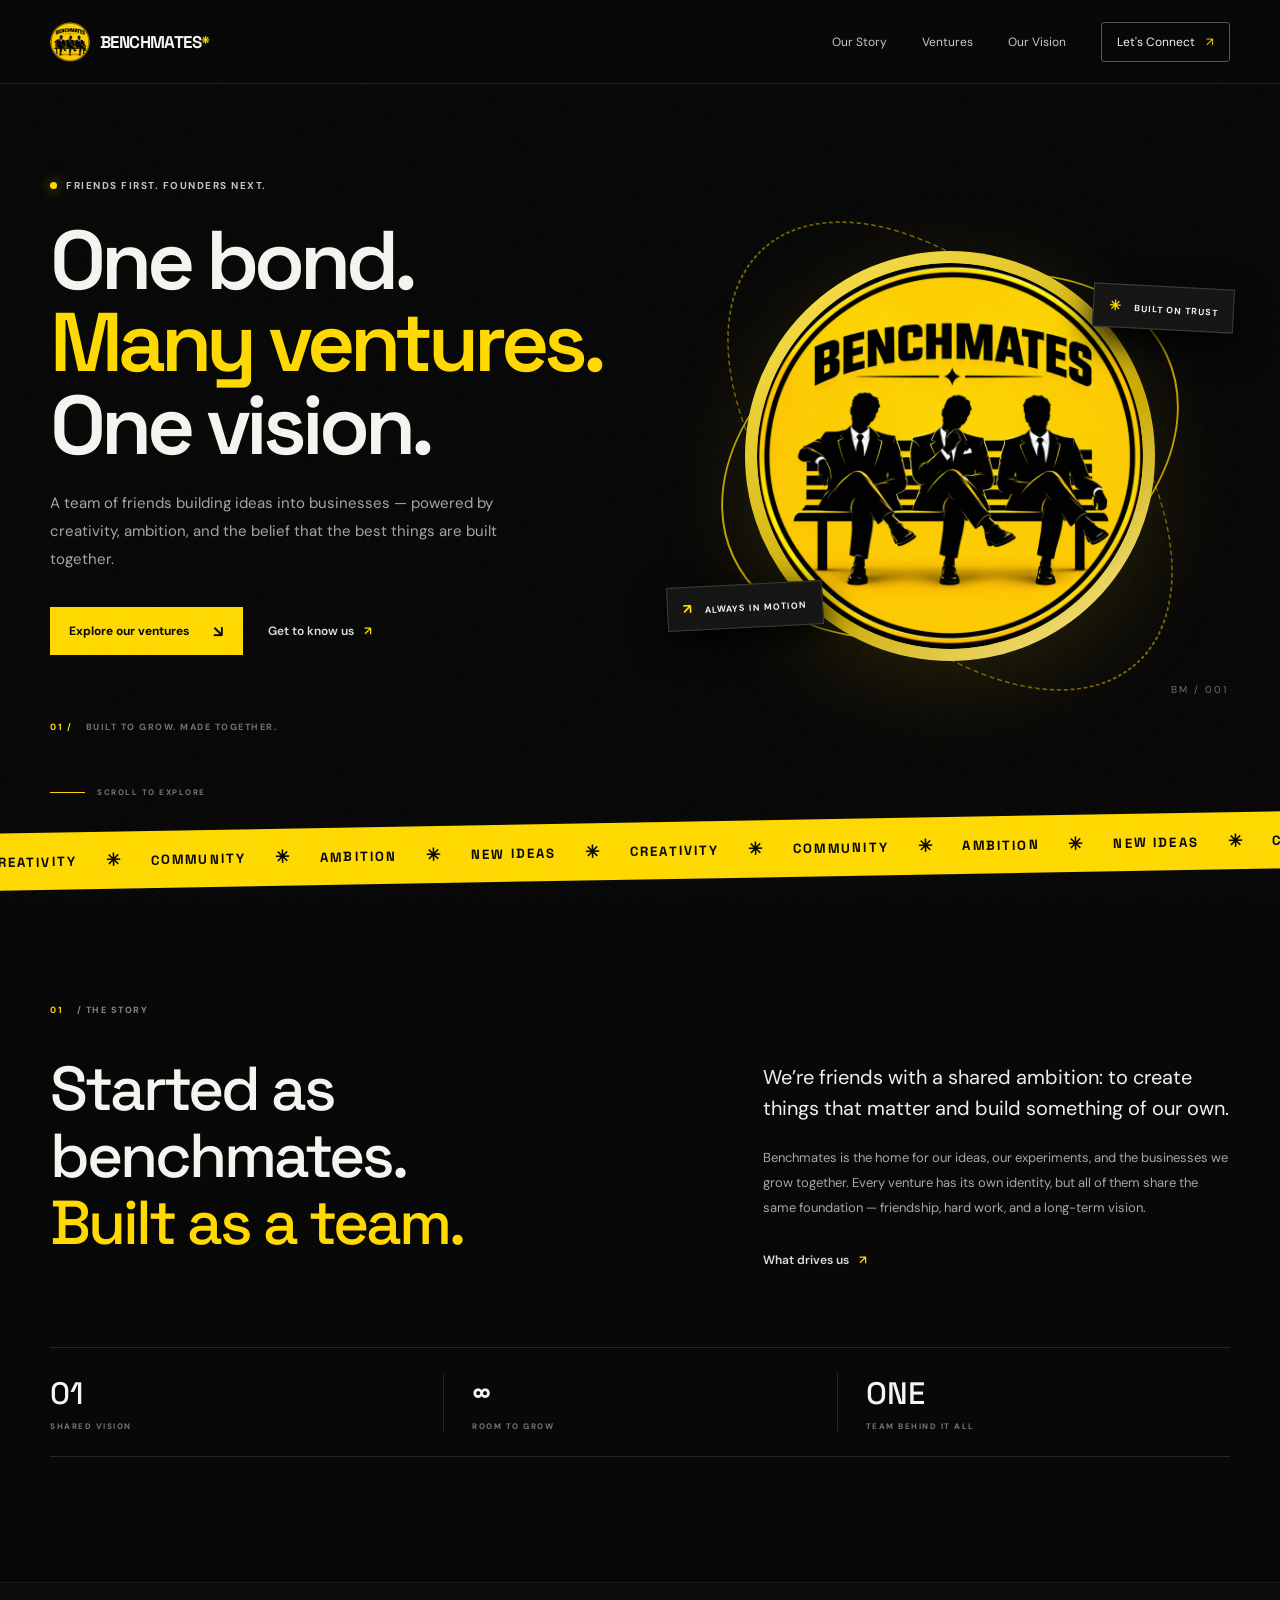
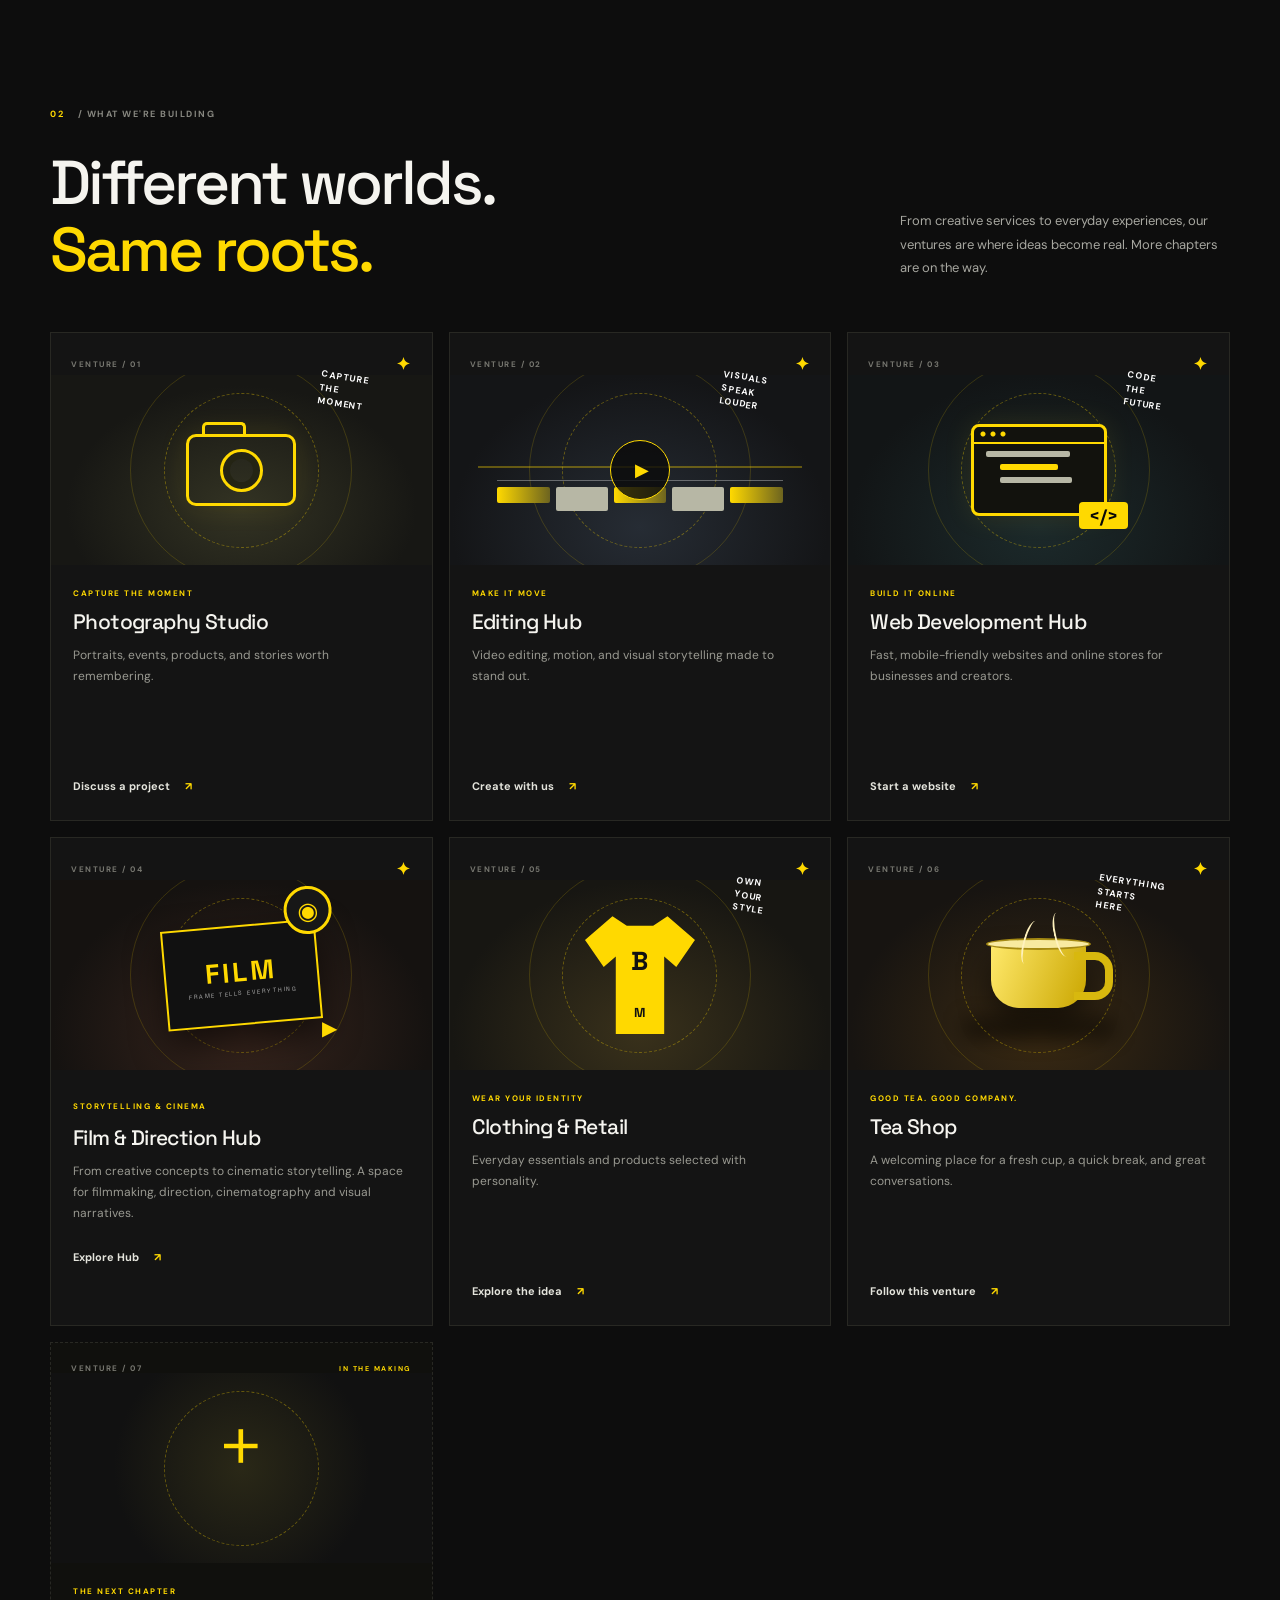
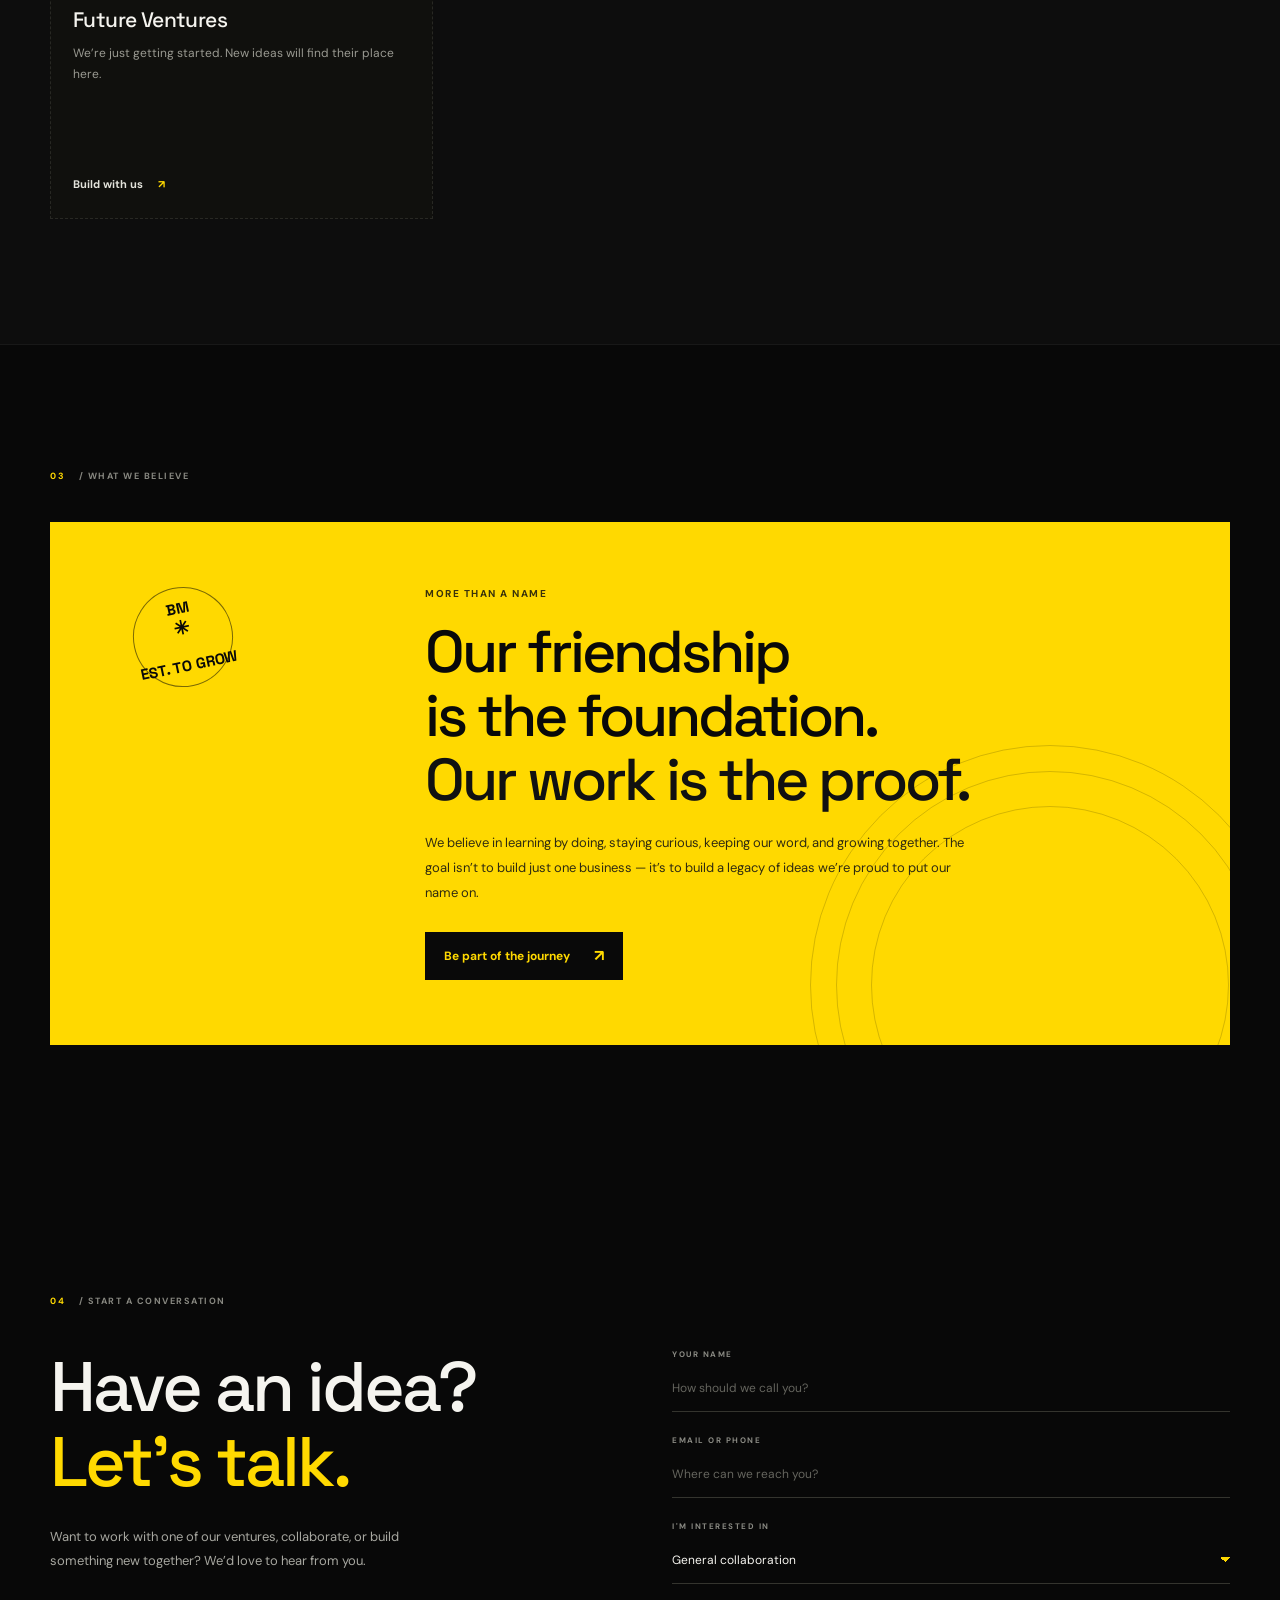
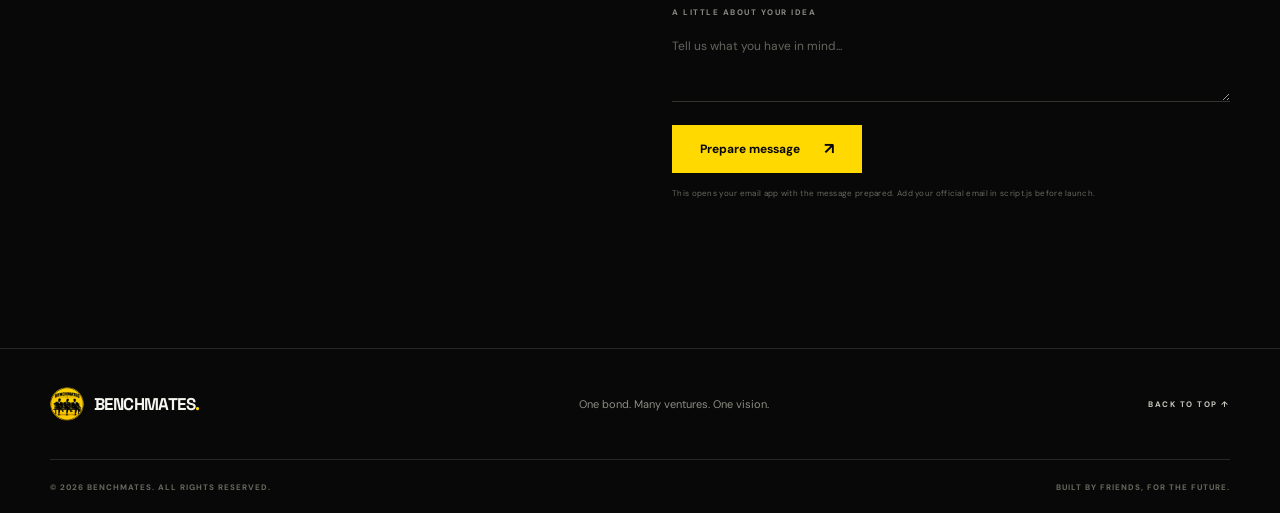
<file: index.html>
<!DOCTYPE html>
<html lang="en">
<head>
  <meta charset="UTF-8">
  <!-- Basic SEO -->
<title>Benchmates — One Bond. Many Ventures.</title>
<meta name="description" content="Benchmates — one bond, many ventures, one vision. Discover our growing world of creativity, hospitality, style, and new ideas.">
<meta name="keywords" content="Benchmates, photography, video editing, web development, creative studio">
<meta name="author" content="Benchmates">
<meta name="robots" content="index, follow">

<!-- Mobile & Theme -->
<meta name="viewport" content="width=device-width, initial-scale=1.0">
<meta name="theme-color" content="#0B0B0B">

<!-- Open Graph: WhatsApp, Facebook, LinkedIn -->
<meta property="og:type" content="website">
<meta property="og:title" content="Benchmates | Creative Digital Studio">
<meta property="og:description" content="Benchmates — one bond, many ventures, one vision. Discover our growing world of creativity, hospitality, style, and new ideas.">
<meta property="og:url" content="https://itzmahi123.github.io/Benchmates/">
<meta property="og:image" content="https://itzmahi123.github.io/Benchmates/logo.png">

<!-- Twitter / X -->
<meta name="twitter:card" content="summary_large_image">
<meta name="twitter:title" content="Benchmates — One Bond. Many Ventures.">
<meta name="twitter:description" content="Benchmates — one bond, many ventures, one vision. Discover our growing world of creativity, hospitality, style, and new ideas.">
<meta name="twitter:image" content="https://itzmahi123.github.io/Benchmates/logo.png">

<!-- Canonical URL -->
<link rel="canonical" href="https://itzmahi123.github.io/Benchmates/">
  <link rel="preconnect" href="https://fonts.googleapis.com">
  <link rel="preconnect" href="https://fonts.gstatic.com" crossorigin>
  <link href="https://fonts.googleapis.com/css2?family=DM+Sans:wght@400;500;600;700&family=Space+Grotesk:wght@400;500;600;700&display=swap" rel="stylesheet">
  <link rel="stylesheet" href="style.css">
  <link rel="icon" type="image/png" href="/Benchmates/logo.png">
  <link rel="apple-touch-icon" href="/Benchmates/logo.png">
  <!-- App extention-->
  <link rel="manifest" href="./manifest.json">

 <meta name="mobile-web-app-capable" content="yes">
 <meta name="apple-mobile-web-app-capable" content="yes">
  <script src="script.js" defer></script>
</head>
<body>
  <div class="page-noise" aria-hidden="true"></div>
  <header class="site-header" id="top">
    <a class="brand" href="#top" aria-label="Benchmates home">
      <img src="logo.png" alt="Benchmates logo">
      <span>BENCHMATES<span class="brand-dot">*</span></span>
    </a>
    <button class="menu-toggle" id="menuToggle" aria-label="Open navigation" aria-expanded="false">
      <span></span><span></span>
    </button>
    <nav class="nav-links" id="navLinks">
      <a href="#about">Our Story</a>
      <a href="#ventures">Ventures</a>
      <a href="#vision">Our Vision</a>
      <a class="nav-contact" href="#contact">Let's Connect <span>↗</span></a>
    </nav>
  </header>

  <main>
    <section class="hero section-wrap">
      <div class="hero-copy reveal">
        <div class="eyebrow"><span class="live-dot"></span> FRIENDS FIRST. FOUNDERS NEXT.</div>
        <h1>One bond.<br><span>Many ventures.</span><br>One vision.</h1>
        <p class="hero-description">A team of friends building ideas into businesses — powered by creativity, ambition, and the belief that the best things are built together.</p>
        <div class="hero-actions">
          <a class="button button-primary" href="#ventures">Explore our ventures <span>↘</span></a>
          <a class="text-link" href="#about">Get to know us <span>↗</span></a>
        </div>
        <div class="hero-footnote"><span>01 /</span> BUILT TO GROW. MADE TOGETHER.</div>
      </div>
      <div class="hero-art reveal">
        <div class="orbit orbit-one"></div>
        <div class="orbit orbit-two"></div>
        <div class="hero-logo-frame">
          <img src="logo.png" alt="Benchmates emblem showing three friends seated together">
        </div>
        <div class="floating-tag tag-top"><span class="tag-mark">✳</span> BUILT ON TRUST</div>
        <div class="floating-tag tag-bottom"><span class="tag-mark">↗</span> ALWAYS IN MOTION</div>
        <div class="hero-index">BM / 001</div>
      </div>
      <div class="scroll-cue"><span></span> SCROLL TO EXPLORE</div>
    </section>

    <section class="ticker" aria-label="Our values">
      <div class="ticker-track">
        <span>CREATIVITY</span><i>✳</i><span>COMMUNITY</span><i>✳</i><span>AMBITION</span><i>✳</i><span>NEW IDEAS</span><i>✳</i><span>CREATIVITY</span><i>✳</i><span>COMMUNITY</span><i>✳</i><span>AMBITION</span><i>✳</i><span>NEW IDEAS</span><i>✳</i><span>CREATIVITY</span><i>✳</i><span>COMMUNITY</span><i>✳</i><span>AMBITION</span><i>✳</i><span>NEW IDEAS</span><i>✳</i><span>CREATIVITY</span><i>✳</i><span>COMMUNITY</span><i>✳</i><span>AMBITION</span><i>✳</i><span>NEW IDEAS</span><i>✳</i>
      </div>
    </section>

    <section class="about section-wrap section-space" id="about">
      <div class="section-label reveal"><span>01</span> / THE STORY</div>
      <div class="about-grid">
        <h2 class="reveal">Started as<br>benchmates.<br><span>Built as a team.</span></h2>
        <div class="about-copy reveal">
          <p class="large-copy">We’re friends with a shared ambition: to create things that matter and build something of our own.</p>
          <p>Benchmates is the home for our ideas, our experiments, and the businesses we grow together. Every venture has its own identity, but all of them share the same foundation — friendship, hard work, and a long-term vision.</p>
          <a class="text-link" href="#vision">What drives us <span>↗</span></a>
        </div>
      </div>
      <div class="stats-row reveal">
        <div><strong>01</strong><span>SHARED VISION</span></div>
        <div><strong>∞</strong><span>ROOM TO GROW</span></div>
        <div><strong>ONE</strong><span>TEAM BEHIND IT ALL</span></div>
      </div>
    </section>

    
<section class="ventures section-space" id="ventures">
  <div class="section-wrap">

    <div class="section-heading reveal">
      <div>
        <div class="section-label">
          <span>02</span> / WHAT WE'RE BUILDING
        </div>
        <h2>Different worlds.<br><span>Same roots.</span></h2>
      </div>
      <p>
        From creative services to everyday experiences, our ventures
        are where ideas become real. More chapters are on the way.
      </p>
    </div>

    <div class="venture-grid">

      <!-- VENTURE 01: PHOTOGRAPHY STUDIO -->
      <article class="venture-card venture-photo reveal">
        <a class="venture-card-link"
           href="photography.html"
           aria-label="Visit Photography Studio">

          <div class="card-top">
            <span>VENTURE / 01</span>
            <span class="card-icon">✦</span>
          </div>

          <div class="venture-art art-camera">
            <div class="camera-shape"><span></span></div>
            <div class="art-ring"></div>
          </div>

          <div class="card-content">
            <div class="style-stamp">CAPTURE<br>THE<br>MOMENT</div>
            <div class="card-kicker">CAPTURE THE MOMENT</div>
            <h3>Photography Studio</h3>
            <p>Portraits, events, products, and stories worth remembering.</p>
          </div>
        </a>

        <div class="card-content">
          <a href="#contact" class="card-link"
             data-venture="Photography Studio">
            Discuss a project <span>↗</span>
          </a>
        </div>
      </article>

      <!-- VENTURE 02: EDITING HUB -->
      <article class="venture-card venture-edit reveal">
        <a class="venture-card-link"
           href="editing.html"
           aria-label="Visit Editing Hub">

          <div class="card-top">
            <span>VENTURE / 02</span>
            <span class="card-icon">✦</span>
          </div>

          <div class="venture-art art-edit">
            <div class="timeline">
              <i></i><i></i><i></i><i></i><i></i>
            </div>
            <div class="play-button">▶</div>
            <div class="waveform"></div>
            <div class="art-ring"></div>
          </div>

          <div class="card-content">
            <div class="style-stamp">VISUALS<br>SPEAK<br>LOUDER</div>
            <div class="card-kicker">MAKE IT MOVE</div>
            <h3>Editing Hub</h3>
            <p>Video editing, motion, and visual storytelling made to stand out.</p>
          </div>
        </a>

        <div class="card-content">
          <a href="#contact" class="card-link"
             data-venture="Editing Hub">
            Create with us <span>↗</span>
          </a>
        </div>
      </article>

      <!-- VENTURE 03: WEB DEVELOPMENT HUB -->
      <article class="venture-card venture-web reveal">
        <a class="venture-card-link"
           href="webdesign.html"
           aria-label="Visit Web Development Hub">

          <div class="card-top">
            <span>VENTURE / 03</span>
            <span class="card-icon">✦</span>
          </div>

          <div class="venture-art art-web">
            <div class="browser-shape"><i></i><i></i><i></i></div>
            <div class="code-badge">&lt;/&gt;</div>
            <div class="art-ring"></div>
          </div>

          <div class="card-content">
            <div class="style-stamp">CODE<br>THE<br>FUTURE</div>
            <div class="card-kicker">BUILD IT ONLINE</div>
            <h3>Web Development Hub</h3>
            <p>Fast, mobile-friendly websites and online stores for businesses and creators.</p>
          </div>
        </a>

        <div class="card-content">
          <a href="#contact" class="card-link"
             data-venture="Web Development Hub">
            Start a website <span>↗</span>
          </a>
        </div>
      </article>

      <!--VENTURE 04: Film & Direction Hub -->
<a href="film.html" class="venture-card venture-card-link reveal">
  <div class="card-top">
    <span>VENTURE / 04</span>
    <span class="card-icon">✦</span>
  </div>

  <div class="venture-art art-film">
    <div class="film-frame">
      <div class="film-reel">◉</div>
      <div class="film-screen">
        <span>FILM</span>
        <i>FRAME TELLS EVERYTHING</i>
      </div>
    </div>
    <div class="film-clapper">▶</div>
    <div class="art-ring"></div>
  </div>

  <div class="card-content">
    <span class="card-kicker">STORYTELLING & CINEMA</span>
    <h3>Film & Direction Hub</h3>
    <p>From creative concepts to cinematic storytelling. A space for filmmaking, direction, cinematography and visual narratives.</p>
    <span class="card-link">Explore Hub <span>↗</span></span>
  </div>
</a>
      <!-- VENTURE 05: CLOTHING & RETAIL -->
      <article class="venture-card venture-style reveal">
        <a class="venture-card-link"
           href=""
           aria-label="Visit Clothing and Retail">

          <div class="card-top">
            <span>VENTURE / 05</span>
            <span class="card-icon">✦</span>
          </div>

          <div class="venture-art art-style">
            <div class="shirt-shape">B<span>M</span></div>
            <div class="art-ring"></div>
          </div>

          <div class="card-content">
            <div class="style-stamp">OWN<br>YOUR<br>STYLE</div>
            <div class="card-kicker">WEAR YOUR IDENTITY</div>
            <h3>Clothing &amp; Retail</h3>
            <p>Everyday essentials and products selected with personality.</p>
          </div>
        </a>

        <div class="card-content">
          <a href="#contact" class="card-link"
             data-venture="Clothing & Retail">
            Explore the idea <span>↗</span>
          </a>
        </div>
      </article>

      <!-- VENTURE 06: TEA SHOP -->
      <article class="venture-card venture-tea reveal">
        <a class="venture-card-link"
           href=""
           aria-label="Visit Tea Shop">

          <div class="card-top">
            <span>VENTURE / 06</span>
            <span class="card-icon">✦</span>
          </div>

          <div class="venture-art art-tea">
            <div class="steam steam-a"></div>
            <div class="steam steam-b"></div>
            <div class="tea-cup"><span></span></div>
            <div class="tea-shadow"></div>
            <div class="art-ring"></div>
          </div>

          <div class="card-content">
            <div class="style-stamp">EVERYTHING<br>STARTS<br>HERE</div>
            <div class="card-kicker">GOOD TEA. GOOD COMPANY.</div>
            <h3>Tea Shop</h3>
            <p>A welcoming place for a fresh cup, a quick break, and great conversations.</p>
          </div>
        </a>

        <div class="card-content">
          <a href="#contact" class="card-link"
             data-venture="Tea Shop">
            Follow this venture <span>↗</span>
          </a>
        </div>
      </article>

      <!-- VENTURE 07: FUTURE VENTURES -->
      <article class="venture-card venture-next reveal">
        <a class="venture-card-link"
           href=""
           aria-label="Explore Future Ventures">

          <div class="card-top">
            <span>VENTURE / 07</span>
            <span class="coming-soon">IN THE MAKING</span>
          </div>

          <div class="next-symbol">+<div class="art-ring"></div>
        </div>

          <div class="card-content">
            <div class="card-kicker">THE NEXT CHAPTER</div>
            <h3>Future Ventures</h3>
            <p>We’re just getting started. New ideas will find their place here.</p>
          </div>
        </a>

        <div class="card-content">
          <a href="#contact" class="card-link"
             data-venture="Future Ventures">
            Build with us <span>↗</span>
          </a>
        </div>
      </article>

    </div>
  </div>
</section>

<section class="vision section-wrap section-space" id="vision">
  <div class="section-label reveal">
    <span>03</span> / WHAT WE BELIEVE
  </div>

  <div class="vision-panel reveal">
    <div class="vision-stamp">
      BM<br><span>✳</span><br>EST. TO GROW
    </div>

    <div class="vision-copy">
      <div class="eyebrow">MORE THAN A NAME</div>
      <h2>
        Our friendship<br>
        is the foundation.<br>
        <span>Our work is the proof.</span>
      </h2>

      <p>
        We believe in learning by doing, staying curious, keeping our word,
        and growing together. The goal isn’t to build just one business —
        it’s to build a legacy of ideas we’re proud to put our name on.
      </p>

      <a class="button button-light" href="#contact">
        Be part of the journey <span>↗</span>
      </a>
    </div>

    <div class="vision-lines" aria-hidden="true"></div>
  </div>
</section>


    <section class="contact section-wrap section-space" id="contact">
      <div class="section-label reveal"><span>04</span> / START A CONVERSATION</div>
      <div class="contact-grid">
        <div class="reveal"><h2>Have an idea?<br><span>Let's talk.</span></h2><p>Want to work with one of our ventures, collaborate, or build something new together? We’d love to hear from you.</p></div>
        <form class="contact-form reveal" id="contactForm">
          <label for="name">YOUR NAME</label><input id="name" name="name" type="text" placeholder="How should we call you?" required>
          <label for="email">EMAIL OR PHONE</label><input id="email" name="email" type="text" placeholder="Where can we reach you?" required>
          <label for="interest">I'M INTERESTED IN</label>
          <select id="interest" name="interest"><option>General collaboration</option><option>Photography Studio</option><option>Tea Shop</option><option>Editing Hub</option><option>Clothing & Retail</option><option>Web Development Hub</option><option>Something else</option></select>
          <label for="message">A LITTLE ABOUT YOUR IDEA</label><textarea id="message" name="message" rows="3" placeholder="Tell us what you have in mind..."></textarea>
          <button class="button button-primary form-submit" type="submit">Prepare message <span>↗</span></button>
          <p class="form-note" id="formNote">This opens your email app with the message prepared. Add your official email in script.js before launch.</p>
        </form>
      </div>
    </section>
  </main>

  <footer class="site-footer">
    <div class="footer-main section-wrap"><a class="brand footer-brand" href="#top"><img src="logo.png" alt=""><span>BENCHMATES<span class="brand-dot">.</span></span></a><p>One bond. Many ventures. One vision.</p><a class="back-top" href="#top">BACK TO TOP ↑</a></div>
    <div class="footer-bottom section-wrap"><span>© <span id="year"></span> BENCHMATES. ALL RIGHTS RESERVED.</span><span>BUILT BY FRIENDS, FOR THE FUTURE.</span></div>
  </footer>

  <script>
    if ("serviceWorker" in navigator) {
      window.addEventListener("load", () => {
        navigator.serviceWorker.register("./sw.js")
          .catch((error) => console.error("Benchmates service worker:", error));
      });
    }
  </script>

</body>
</html>
</file>
<file: style.css>
:root {
  --bg: #080808;
  --panel: #111111;
  --panel-2: #171717;
  --yellow: #ffd900;
  --yellow-soft: #f6d719;
  --text: #f5f4ef;
  --muted: #a7a7a0;
  --line: rgba(255,255,255,.12);
  --font-display: "Space Grotesk", sans-serif;
  --font-body: "DM Sans", sans-serif;
}
* { box-sizing: border-box; }
html { scroll-behavior: smooth; scroll-padding-top: 90px; }
body { margin: 0; background: var(--bg); color: var(--text); font-family: var(--font-body); overflow-x: hidden; }
a { color: inherit; text-decoration: none; }
button, input, textarea, select { font: inherit; }
::selection { background: var(--yellow); color: #080808; }
.page-noise { position: fixed; inset: 0; pointer-events: none; z-index: 10; opacity: .035; background-image: url("data:image/svg+xml,%3Csvg viewBox='0 0 180 180' xmlns='http://www.w3.org/2000/svg'%3E%3Cfilter id='n'%3E%3CfeTurbulence type='fractalNoise' baseFrequency='.9' numOctaves='3' stitchTiles='stitch'/%3E%3C/filter%3E%3Crect width='100%25' height='100%25' filter='url(%23n)' opacity='.5'/%3E%3C/svg%3E"); }
.section-wrap { width: min(1180px, calc(100% - 64px)); margin-inline: auto; }
.section-space { padding-top: 125px; padding-bottom: 125px; }
.site-header { height: 84px; padding: 0 max(32px, calc((100vw - 1180px)/2)); display: flex; align-items: center; justify-content: space-between; border-bottom: 1px solid var(--line); position: sticky; top: 0; z-index: 20; background: rgba(8,8,8,.88); backdrop-filter: blur(18px); }
.brand { display: inline-flex; align-items: center; gap: 10px; font-family: var(--font-display); font-size: 17px; font-weight: 700; letter-spacing: -.6px; }
.brand img { width: 40px; height: 40px; border-radius: 50%; object-fit: cover; }
.brand-dot { color: var(--yellow); }
.nav-links { display: flex; align-items: center; gap: 35px; color: #c9c9c4; font-size: 12px; }
.nav-links a { transition: color .2s ease; }
.nav-links a:hover, .text-link:hover, .card-link:hover { color: var(--yellow); }
.nav-contact { color: var(--text) !important; border: 1px solid #555; padding: 11px 15px; border-radius: 3px; }
.nav-contact span { color: var(--yellow); margin-left: 8px; }
.menu-toggle { display: none; }
.hero { min-height: 700px; padding-top: 95px; padding-bottom: 90px; display: grid; grid-template-columns: 1.05fr .95fr; align-items: center; position: relative; }
.eyebrow, .section-label, .hero-footnote, .scroll-cue, .card-top, .card-kicker, .stats-row span, .form-note, .contact-form label, .footer-bottom, .back-top { font-size: 10px; font-weight: 700; letter-spacing: 1.5px; }
.eyebrow { display: flex; align-items: center; gap: 9px; color: #c6c6bf; }
.live-dot { display: inline-block; width: 7px; height: 7px; border-radius: 50%; background: var(--yellow); box-shadow: 0 0 12px rgba(255,217,0,.65); }
h1, h2, h3, p { margin-top: 0; }
h1, h2, h3 { font-family: var(--font-display); }
h1 { margin: 27px 0 24px; font-size: clamp(52px, 6.5vw, 86px); line-height: .99; letter-spacing: -5px; font-weight: 600; }
h1 span, h2 span { color: var(--yellow); }
.hero-description { max-width: 470px; color: var(--muted); font-size: 15px; line-height: 1.85; }
.hero-actions { display: flex; align-items: center; gap: 25px; margin-top: 34px; }
.button { display: inline-flex; justify-content: center; align-items: center; gap: 24px; min-height: 48px; padding: 0 18px; border: 1px solid transparent; font-size: 12px; font-weight: 700; transition: transform .2s, background .2s; cursor: pointer; }
.button:hover { transform: translateY(-3px); }
.button-primary { color: #080808; background: var(--yellow); }
.button-primary:hover { background: #ffe84a; }
.button span { font-size: 16px; }
.text-link { font-size: 12px; font-weight: 600; color: #ddd; transition: color .2s; }
.text-link span { margin-left: 7px; color: var(--yellow); }
.hero-footnote { color: #74746f; margin-top: 66px; font-size: 9px; }
.hero-footnote span { color: var(--yellow); margin-right: 10px; }
.hero-art { min-height: 480px; position: relative; display: grid; place-items: center; }
.hero-logo-frame { width: min(410px, 80%); aspect-ratio: 1; position: relative; z-index: 2; border-radius: 50%; padding: 12px; background: linear-gradient(145deg, #ffe95a, #cba900 60%, #fff1a0); box-shadow: 0 25px 100px rgba(255,217,0,.12); }
.hero-logo-frame img { width: 100%; height: 100%; display: block; border-radius: 50%; object-fit: cover; }
.orbit { border: 2px solid rgba(255, 217, 0, 0.733); border-radius: 50%; position: absolute; aspect-ratio: 1; }
.orbit-one { width: 480px; transform: rotate(-25deg) scaleY(.7); }
.orbit-two { width: 560px; transform: rotate(48deg) scaleY(.58); border-style: dashed; opacity: .6; }
.floating-tag { position: absolute; z-index: 3; background: #151515; border: 1px solid #3c3c32; padding: 12px 15px; font-size: 9px; letter-spacing: 1px; font-weight: 700; box-shadow: 0 12px 35px #000; }
.tag-mark { color: var(--yellow); margin-right: 9px; font-size: 14px; }
.tag-top { top: 70px; right: -4px; transform: rotate(3deg); }
.tag-bottom { bottom: 68px; left: -3px; transform: rotate(-3deg); }
.hero-index { position: absolute; right: 2px; bottom: 0; color: #6f6f69; font-size: 10px; letter-spacing: 2px; }
.scroll-cue { position: absolute; bottom: 26px; left: 0; color: #777; font-size: 8px; display: flex; align-items: center; gap: 12px; }
.scroll-cue span { height: 1px; width: 35px; background: var(--yellow); }
.ticker { background: var(--yellow); color: #080808; overflow: hidden; transform: rotate(-1deg) scale(1.02); padding: 17px 0; }
.ticker-track { display: flex; width: max-content; align-items: center; gap: 28px; animation: ticker 35s linear infinite; font-family: var(--font-display); font-size: 13px; font-weight: 700; letter-spacing: 2px; }
.ticker-track i { font-style: normal; font-size: 17px; }
@keyframes ticker { to { transform: translateX(-50%); } }
.section-label { color: #888881; font-size: 9px; }
.section-label span { color: var(--yellow); margin-right: 10px; }
.about-grid { display: grid; grid-template-columns: 1.05fr .8fr; gap: 100px; align-items: start; margin-top: 40px; }
h2 { font-size: clamp(38px, 5vw, 62px); line-height: 1.08; letter-spacing: -3px; font-weight: 500; margin-bottom: 0; }
.about-copy { padding-top: 6px; }
.large-copy { color: #efefe9; font-size: 20px; line-height: 1.55; }
.about-copy p:not(.large-copy) { color: var(--muted); line-height: 1.9; font-size: 13px; margin: 22px 0 28px; }
.stats-row { display: grid; grid-template-columns: repeat(3, 1fr); border-top: 1px solid var(--line); border-bottom: 1px solid var(--line); margin-top: 78px; padding: 25px 0; }
.stats-row div { display: flex; flex-direction: column; gap: 8px; padding-left: 28px; border-left: 1px solid var(--line); }
.stats-row div:first-child { padding-left: 0; border-left: 0; }
.stats-row strong { font-family: var(--font-display); font-size: 31px; font-weight: 500; }
.stats-row span { color: #777770; font-size: 8px; }
.ventures { background: #0d0d0d; border-top: 1px solid #181818; border-bottom: 1px solid #181818; }
.section-heading { display: flex; justify-content: space-between; align-items: end; gap: 40px; margin-bottom: 48px; }
.section-heading h2 { margin-top: 30px; }
.section-heading > p { max-width: 330px; color: var(--muted); font-size: 13px; line-height: 1.8; margin-bottom: 5px; }
.venture-grid { display: grid; grid-template-columns: repeat(3, 1fr); gap: 16px; }
.venture-card { min-width: 0; background: #141414; border: 1px solid #282823; transition: border-color .25s, transform .25s; overflow: hidden; }
.venture-card:hover { border-color: rgba(255,217,0,.65); transform: translateY(-5px); }
.card-top { display: flex; align-items: center; justify-content: space-between; padding: 20px 20px 0; color: #777770; font-size: 8px; }
.card-icon { color: var(--yellow); font-size: 17px; }
.venture-art { height: 190px; position: relative; overflow: hidden; display: grid; place-items: center; background: radial-gradient(ellipse at 50% 70%, #333323, #171714 65%); }
.venture-art:after { content: ""; position: absolute; width: 220px; height: 220px; border: 1px solid rgba(255,217,0,.16); border-radius: 50%; }
.camera-shape { width: 110px; height: 72px; border: 3px solid var(--yellow); border-radius: 10px; position: relative; z-index: 1; box-shadow: 0 0 30px #ffd90018; }
.camera-shape:before { content: ""; position: absolute; width: 38px; height: 12px; border: 3px solid var(--yellow); border-bottom: 0; left: 13px; top: -15px; border-radius: 5px 5px 0 0; }
.camera-shape span { position: absolute; width: 43px; height: 43px; border: 3px solid var(--yellow); border-radius: 50%; top: 12px; left: 31px; box-shadow: inset 0 0 0 7px #242414; }
.art-ring { position: absolute; width: 155px; height: 155px; border: 1px dashed #ffd90055; border-radius: 50%; animation: spin 18s linear infinite; }
@keyframes spin { to { transform: rotate(360deg); } }
.art-tea { background: radial-gradient(ellipse at 50% 80%, #3a2a13, #171411 70%); }
.tea-cup { width: 95px; height: 65px; background: linear-gradient(110deg, #ffe96b, #caa600); border-radius: 5px 5px 28px 28px; position: relative; z-index: 2; box-shadow: 0 18px 30px #0008; }
.tea-cup:after { content: ""; position: absolute; right: -27px; top: 9px; width: 31px; height: 32px; border: 8px solid #d8b80e; border-left: 0; border-radius: 0 18px 18px 0; }
.tea-cup span { position: absolute; left: -5px; right: -5px; top: -5px; height: 12px; background: #f8eaa0; border-radius: 50%; border: 2px solid #a58a13; }
.tea-shadow { position: absolute; width: 150px; height: 18px; background: #0008; filter: blur(10px); bottom: 33px; }
.steam { position: absolute; width: 15px; height: 45px; border-left: 2px solid #fff2bd; border-radius: 50%; top: 40px; z-index: 3; transform: rotate(15deg); }
.steam-a { left: 46%; }.steam-b { left: 54%; top: 32px; transform: rotate(-13deg); }
.art-edit { background: radial-gradient(ellipse at 50% 80%, #262c34, #141517 70%); }
.timeline { position: absolute; bottom: 50px; display: flex; gap: 6px; width: 75%; height: 35px; border-top: 1px solid #ffffff55; padding-top: 6px; z-index: 2; }
.timeline i { flex: 1; background: linear-gradient(90deg, #ffd900, #6d641f); height: 16px; border-radius: 2px; }
.timeline i:nth-child(2), .timeline i:nth-child(4) { height: 24px; background: #b7b7a5; }
.play-button { width: 60px; height: 60px; border: 1px solid var(--yellow); border-radius: 50%; display: grid; place-items: center; padding-left: 4px; color: var(--yellow); font-size: 18px; z-index: 2; background: #0b0b0bcc; }
.waveform { position: absolute; width: 85%; height: 2px; background: #ffd90055; top: 48%; }
.art-style { background: radial-gradient(ellipse at 50% 80%, #39311b, #171612 70%); }
.shirt-shape { position: relative; width: 110px; height: 118px; background: #ffd900; clip-path: polygon(25% 0, 38% 8%, 62% 8%, 75% 0, 100% 20%, 83% 43%, 72% 34%, 72% 100%, 28% 100%, 28% 34%, 17% 43%, 0 20%); display: grid; place-items: center; padding-top: 15px; color: #111; font-family: var(--font-display); font-size: 26px; font-weight: 700; z-index: 2; }
.shirt-shape span { font-size: 13px; }
.style-stamp { position: absolute; right: 17%; top: 38px; font-size: 9px; font-weight: 700; line-height: 1.5; letter-spacing: 1px; color: #fff; transform: rotate(9deg); }
.card-content { padding: 23px 22px 25px; }
.card-kicker { color: var(--yellow); font-size: 8px; }
.card-content h3 { font-size: 21px; font-weight: 500; letter-spacing: -.6px; margin: 10px 0; }
.card-content p { min-height: 60px; color: #999991; font-size: 12px; line-height: 1.75; margin-bottom: 21px; }
.card-link { display: inline-flex; align-items: center; justify-content: space-between; gap: 15px; font-size: 11px; font-weight: 700; color: #e4e4dc; transition: color .2s; }
.card-link span { color: var(--yellow); }
.venture-next { background: #10100d; border-style: dashed; }
.coming-soon { color: var(--yellow); font-size: 7px; }
.next-symbol { height: 190px; display: grid; place-items: center; font-family: var(--font-display); font-size: 80px; font-weight: 300; color: var(--yellow); background: radial-gradient(circle, #2a2817, #111 60%); }
.vision-panel { margin-top: 40px; background: var(--yellow); color: #090909; padding: 65px 7%; display: grid; grid-template-columns: .35fr 1fr; gap: 40px; position: relative; overflow: hidden; }
.vision-stamp { width: 100px; height: 100px; border: 1px solid #08080888; border-radius: 50%; display: grid; place-content: center; text-align: center; font-family: var(--font-display); font-size: 15px; font-weight: 700; line-height: 1.2; transform: rotate(-12deg); z-index: 1; }
.vision-stamp span { font-size: 19px; }
.vision-copy { max-width: 620px; position: relative; z-index: 1; }
.vision-copy .eyebrow { color: #39320b; }
.vision-copy h2 { font-size: clamp(38px, 4.7vw, 59px); margin: 20px 0; }
.vision-copy h2 span { color: #111; }
.vision-copy p { color: #302b10; max-width: 540px; font-size: 13px; line-height: 1.9; margin-bottom: 26px; }
.button-light { color: var(--yellow); background: #090909; }
.button-light:hover { background: #272727; }
.vision-lines { position: absolute; right: -60px; bottom: -180px; width: 480px; height: 480px; border: 1px solid #0808082b; border-radius: 50%; }
.vision-lines:before, .vision-lines:after { content: ""; position: absolute; inset: 25px; border: 1px solid #0808082b; border-radius: 50%; }
.vision-lines:after { inset: 60px; }
.contact { padding-bottom: 140px; }
.contact-grid { display: grid; grid-template-columns: .9fr 1fr; gap: 120px; margin-top: 42px; }
.contact-grid h2 { font-size: clamp(43px, 5.5vw, 70px); }
.contact-grid > div > p { color: var(--muted); font-size: 13px; line-height: 1.9; max-width: 370px; margin-top: 25px; }
.contact-form { display: flex; flex-direction: column; }
.contact-form label { color: #8b8b84; font-size: 8px; margin: 0 0 9px; }
.contact-form input, .contact-form textarea, .contact-form select { width: 100%; border: 0; border-bottom: 1px solid #34342e; border-radius: 0; outline: 0; background: transparent; color: var(--text); padding: 12px 0 15px; margin-bottom: 23px; font-size: 12px; transition: border-color .2s; }
.contact-form input:focus, .contact-form textarea:focus, .contact-form select:focus { border-color: var(--yellow); }
.contact-form input::placeholder, .contact-form textarea::placeholder { color: #65655e; }
.contact-form select { appearance: none; background-image: linear-gradient(45deg, transparent 50%, var(--yellow) 50%), linear-gradient(135deg, var(--yellow) 50%, transparent 50%); background-position: calc(100% - 5px) 17px, 100% 17px; background-size: 5px 5px, 5px 5px; background-repeat: no-repeat; }
.contact-form option { background: #111; }
.contact-form textarea { resize: vertical; }
.form-submit { align-self: flex-start; min-width: 190px; }
.form-note { color: #696961; font-size: 8px; line-height: 1.7; letter-spacing: .3px; margin-top: 14px; font-weight: 400; }
.site-footer { border-top: 1px solid var(--line); }
.footer-main { min-height: 110px; display: flex; align-items: center; justify-content: space-between; gap: 20px; }
.footer-brand img { width: 34px; height: 34px; }
.footer-main p { color: #8d8d85; font-size: 11px; margin: 0; }
.back-top { font-size: 8px; color: #c7c7bf; }
.back-top:hover { color: var(--yellow); }
.footer-bottom { border-top: 1px solid var(--line); min-height: 54px; display: flex; align-items: center; justify-content: space-between; gap: 15px; color: #696961; font-size: 8px; letter-spacing: 1px; }
.reveal { opacity: 0; transform: translateY(22px); transition: opacity .7s ease, transform .7s ease; }
.reveal.is-visible { opacity: 1; transform: translateY(0); }

@media (max-width: 900px) {
  .section-wrap { width: min(100% - 44px, 680px); }
  .site-header { padding: 0 22px; }
  .nav-links { gap: 18px; }
  .hero { min-height: auto; padding-top: 75px; grid-template-columns: 1fr .8fr; gap: 10px; }
  h1 { font-size: clamp(48px, 7vw, 68px); letter-spacing: -3px; }
  .hero-art { min-height: 360px; }
  .orbit-one { width: 340px; }.orbit-two { width: 400px; }
  .floating-tag { font-size: 7px; padding: 9px; }
  .hero-logo-frame { width: 90%; }
  .about-grid { gap: 50px; }
  .venture-grid { grid-template-columns: repeat(2, 1fr); }
  .contact-grid { gap: 55px; }
  .section-space { padding-top: 95px; padding-bottom: 95px; }
}
@media (max-width: 620px) {
  .section-wrap { width: calc(100% - 38px); }
  .site-header { height: 72px; padding: 0 19px; }
  .brand { font-size: 15px; }.brand img { width: 34px; height: 34px; }
  .menu-toggle { display: flex; flex-direction: column; gap: 6px; border: 1px solid #45453d; background: transparent; padding: 12px; cursor: pointer; }
  .menu-toggle span { display: block; width: 18px; height: 1px; background: var(--yellow); transition: transform .2s; }
  .menu-toggle[aria-expanded="true"] span:first-child { transform: translateY(3.5px) rotate(45deg); }
  .menu-toggle[aria-expanded="true"] span:last-child { transform: translateY(-3.5px) rotate(-45deg); }
  .nav-links { position: absolute; top: 71px; left: 0; right: 0; padding: 22px 20px 25px; background: #0c0c0c; border-bottom: 1px solid var(--line); display: none; flex-direction: column; align-items: stretch; gap: 0; }
  .nav-links.open { display: flex; }
  .nav-links a { padding: 15px 2px; border-bottom: 1px solid #ffffff0c; }
  .nav-links .nav-contact { margin-top: 13px; text-align: center; padding: 14px; }
  .hero { display: flex; flex-direction: column; align-items: stretch; padding-top: 63px; padding-bottom: 70px; }
  h1 { font-size: clamp(52px, 14vw, 76px); letter-spacing: -3.5px; margin-top: 24px; }
  .hero-description { font-size: 13px; max-width: 420px; }
  .hero-actions { gap: 19px; flex-wrap: wrap; margin-top: 27px; }
  .button { min-height: 46px; gap: 15px; }
  .hero-footnote { margin-top: 37px; }
  .hero-art { width: 100%; min-height: 350px; margin-top: 30px; }
  .hero-logo-frame { width: min(310px, 76%); }
  .orbit-one { width: 350px; }.orbit-two { width: 410px; }
  .tag-top { right: 0; top: 35px; }.tag-bottom { left: 0; bottom: 35px; }
  .hero-index { bottom: 0; }
  .scroll-cue { bottom: 15px; }
  .ticker { padding: 14px 0; }
  .ticker-track { font-size: 11px; gap: 18px; }
  .section-space { padding-top: 76px; padding-bottom: 76px; }
  .about-grid { grid-template-columns: 1fr; gap: 27px; margin-top: 28px; }
  h2 { font-size: clamp(39px, 10vw, 54px); letter-spacing: -2px; }
  .large-copy { font-size: 18px; }
  .about-copy p:not(.large-copy) { font-size: 12px; }
  .stats-row { margin-top: 42px; padding: 22px 0; }
  .stats-row div { padding-left: 12px; }
  .stats-row strong { font-size: 25px; }
  .stats-row span { font-size: 7px; letter-spacing: .7px; }
  .section-heading { display: block; margin-bottom: 30px; }
  .section-heading h2 { margin-top: 24px; }
  .section-heading > p { margin-top: 20px; font-size: 12px; }
  .venture-grid { grid-template-columns: 1fr; gap: 13px; }
  .venture-art, .next-symbol { height: 180px; }
  .card-content p { min-height: auto; }
  .vision-panel { grid-template-columns: 1fr; padding: 34px 25px 38px; gap: 28px; }
  .vision-stamp { width: 76px; height: 76px; font-size: 12px; }
  .vision-copy h2 { font-size: clamp(36px, 9vw, 48px); letter-spacing: -2px; }
  .vision-copy p { font-size: 12px; }
  .vision-lines { right: -230px; bottom: -200px; }
  .contact-grid { grid-template-columns: 1fr; gap: 38px; margin-top: 30px; }
  .contact-grid h2 { font-size: 53px; }
  .contact-grid > div > p { font-size: 12px; margin-top: 19px; }
  .contact-form input, .contact-form textarea, .contact-form select { margin-bottom: 21px; }
  .footer-main { padding-top: 25px; padding-bottom: 25px; flex-wrap: wrap; }
  .footer-main p { order: 3; width: 100%; }
  .footer-bottom { padding: 17px 0; flex-direction: column; align-items: flex-start; line-height: 1.6; }
}
@media (prefers-reduced-motion: reduce) {
  *, *::before, *::after { scroll-behavior: auto !important; animation-duration: .01ms !important; animation-iteration-count: 1 !important; transition-duration: .01ms !important; }
  .reveal { opacity: 1; transform: none; }
}

/* Venture 05: Web Development Hub */
.venture-card-link { display: block; }
.art-web { background: radial-gradient(ellipse at 50% 80%, #1c2a2b, #121516 70%); }
.browser-shape { width: 136px; height: 92px; border: 3px solid var(--yellow); border-radius: 8px; position: relative; z-index: 1; background: #12120d; padding: 24px 12px 0; display: flex; flex-direction: column; gap: 7px; box-shadow: 0 0 30px #ffd90018; }
.browser-shape:before { content: ""; position: absolute; top: 0; left: 0; right: 0; height: 15px; border-bottom: 2px solid var(--yellow); background: radial-gradient(circle at 9px 7px, var(--yellow) 2px, transparent 3px), radial-gradient(circle at 19px 7px, var(--yellow) 2px, transparent 3px), radial-gradient(circle at 29px 7px, var(--yellow) 2px, transparent 3px); }
.browser-shape i { display: block; height: 6px; width: 80%; background: #b7b7a5; border-radius: 2px; }
.browser-shape i:nth-child(2) { width: 55%; margin-left: 14px; background: var(--yellow); }
.browser-shape i:nth-child(3) { width: 68%; margin-left: 14px; }
.code-badge { position: absolute; z-index: 2; left: calc(50% + 40px); bottom: 36px; padding: 2px 10px; background: var(--yellow); color: #080808; border-radius: 4px; font-family: var(--font-display); font-size: 18px; font-weight: 700; }
/* Film & Direction Hub */
.art-film {
  background: radial-gradient(
    ellipse at 50% 80%,
    #38251d,
    #151210 70%
  );
}

.film-frame {
  position: relative;
  width: 155px;
  height: 100px;
  border: 2px solid var(--yellow);
  background: #111;
  display: grid;
  place-items: center;
  z-index: 2;
  transform: rotate(-5deg);
  box-shadow: 0 15px 35px #0009;
}

.film-reel {
  position: absolute;
  top: -35px;
  right: -20px;
  width: 48px;
  height: 48px;
  border: 3px solid var(--yellow);
  border-radius: 50%;
  background: #171717;
  display: grid;
  place-items: center;
  color: var(--yellow);
  font-size: 24px;
}

.film-screen {
  text-align: center;
  color: var(--yellow);
  font-family: var(--font-display);
}

.film-screen span {
  display: block;
  font-size: 27px;
  font-weight: 700;
  letter-spacing: 3px;
}

.film-screen i {
  display: block;
  font-size: 6px;
  letter-spacing: 1.5px;
  font-style: normal;
  color: #aaa;
}

.film-clapper {
  position: absolute;
  bottom: 29px;
  right: 25%;
  color: var(--yellow);
  font-size: 20px;
  z-index: 3;
}
</file>
